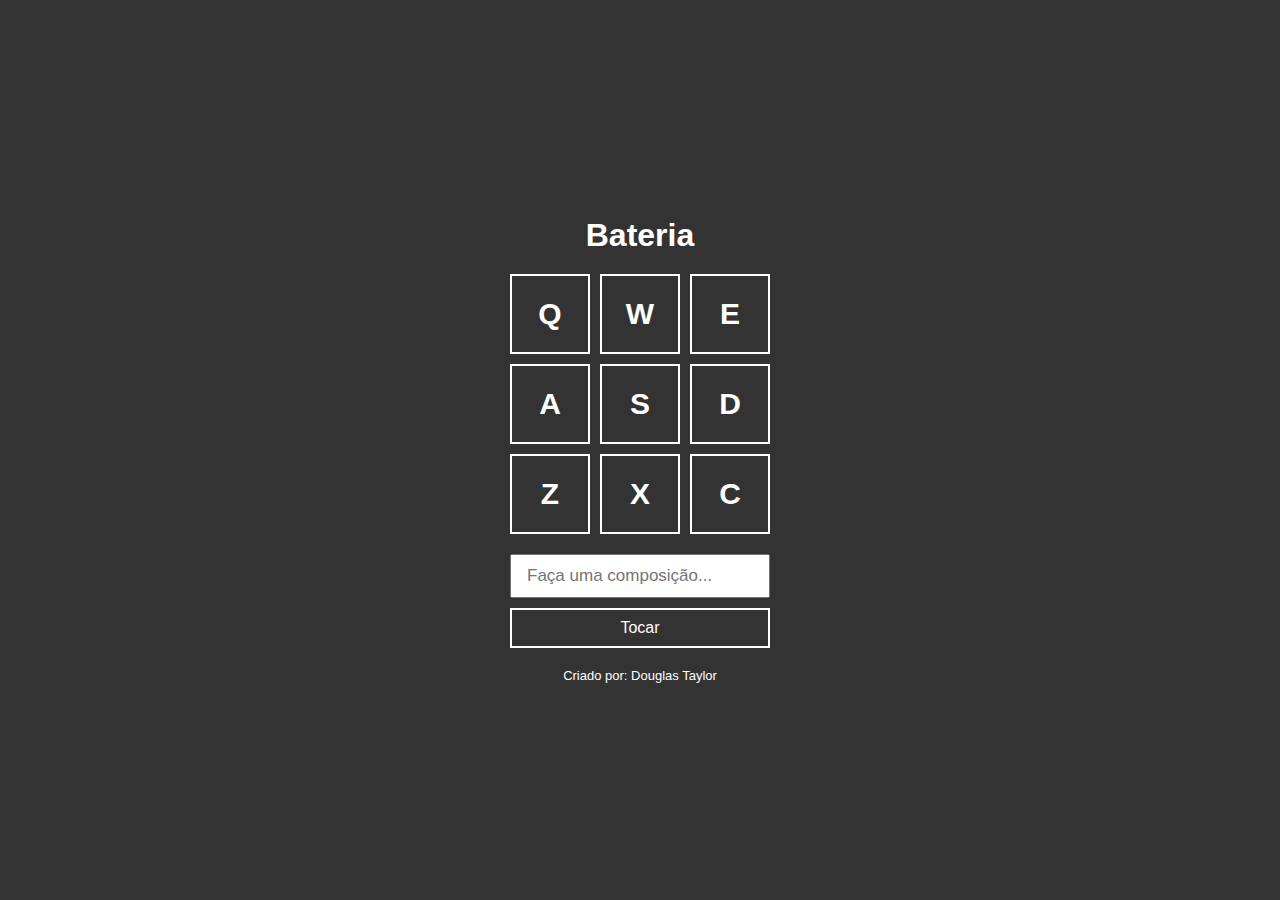
<file: Projetos HTML-CSS-JS/bateria/index.html>
<!DOCTYPE html>
<html lang="pt">
<head>
    <meta charset="UTF-8">
    <meta http-equiv="X-UA-Compatible" content="IE=edge">
    <meta name="viewport" content="width=device-width, initial-scale=1.0">
    <title>Bateria</title>
    <link rel="stylesheet" href="style.css" />
</head>
<body>
    <h1>Bateria</h1>

    <div class="keys">
        <div data-key="keyq" class="key">Q</div>
        <div data-key="keyw" class="key">W</div>
        <div data-key="keye" class="key">E</div>

        <div data-key="keya" class="key">A</div>
        <div data-key="keys" class="key">S</div>
        <div data-key="keyd" class="key">D</div>

        <div data-key="keyz" class="key">Z</div>
        <div data-key="keyx" class="key">X</div>
        <div data-key="keyc" class="key">C</div>
    </div>
    <div class="composer">
        <input type="text" id="input" placeholder="Faça uma composição..." />
        <button>Tocar</button>
    </div>

    <footer>Criado por: Douglas Taylor</footer>

    <audio id="s_keyq" src="sounds/keyq.wav"></audio>
    <audio id="s_keyw" src="sounds/keyw.wav"></audio>
    <audio id="s_keye" src="sounds/keye.wav"></audio>
    <audio id="s_keya" src="sounds/keya.wav"></audio>
    <audio id="s_keys" src="sounds/keys.wav"></audio>
    <audio id="s_keyd" src="sounds/keyd.wav"></audio>
    <audio id="s_keyz" src="sounds/keyz.wav"></audio>
    <audio id="s_keyx" src="sounds/keyx.wav"></audio>
    <audio id="s_keyc" src="sounds/keyc.wav"></audio>
    
    <script src="script.js"></script>
</body>
</html>
</file>
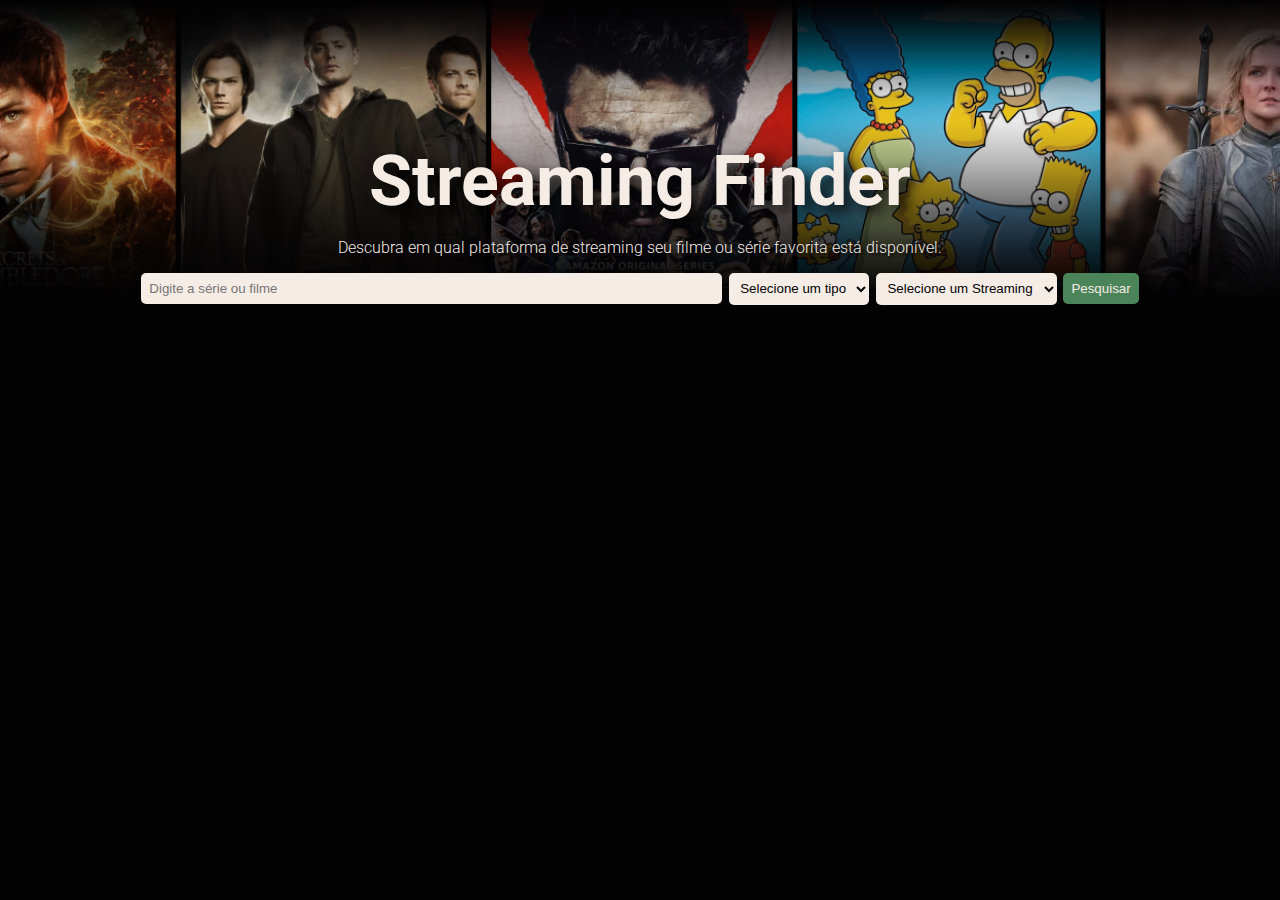
<file: Projetos HTML-CSS-JS/busca-filmes-e-series/index.html>
<!DOCTYPE html>
<html lang="pt-BR">
<head>
    <meta charset="UTF-8">
    <meta name="viewport" content="width=device-width, initial-scale=1.0">
    <title>Streaming Finder</title>
    <link rel="stylesheet" href="assets/style.css">
    <link rel="shortcut icon" type="image/png" href="./img/favicon.png"/>
</head>
<body>
    <main class="principal">
        <section class="container__titulo">
            <h1>Streaming Finder</h1>
        </section>
        <section class="container__descricao">
            <div id="container__descricao-paragrafo">
            <p>Descubra em qual plataforma de streaming seu filme ou série favorita está disponível.</p>
            </div>
        </section>
        <section class="container__pesquisa">
            <div class="container__pesquisa-input">
                <input class="search-option" type="text" id="searchInput" autocomplete="off" placeholder="Digite a série ou filme">
                
                <div class="container__pesquisa-select">
                    <div class="container__pesquisa-tipo">
                        <select class="search-option-select" id="typeSelect">
                            <option value="all">Selecione um tipo</option>
                            <option value="movie">Filme</option>
                            <option value="series">Série</option>
                        </select>
                    </div>
                </div>
                
                <div class="container__pesquisa-streaming">
                    <select class="search-option-select" id="streamingSelect">
                        <option value="netflix,prime.subscription,hbo,hulu.addon.hbo,prime.addon.hbomaxus,apple.addon">Selecione um Streaming</option>
                        <option value="netflix">Netflix</option>
                        <option value="prime.subscription">Amazon Prime</option>
                        <option value="hbo,hulu.addon.hbo,prime.addon.hbomaxus">Max</option>
                        <option value="apple.addon">Apple TV</option>
                    </select>
                </div>
                <button class="button-search" onclick="search()">Pesquisar</button>
            </div>
        </section>
        
        <div id="results"></div>

        <div id="modal" class="modal">
            <div class="modal-content" id="modalContent">
            </div>
        </div>
    </main>
    <script src="app/script.js"></script>
</body>
</html>
</file>
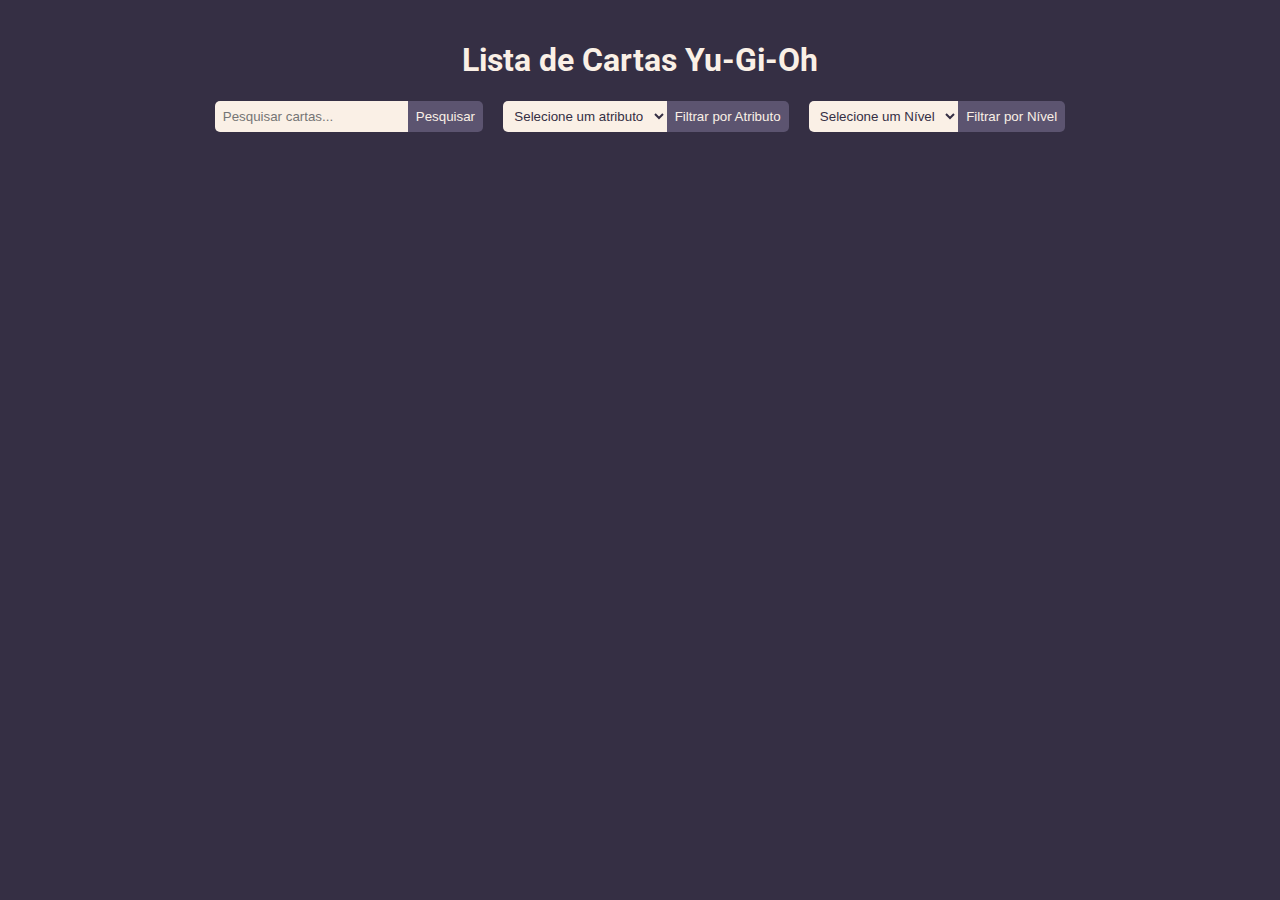
<file: Projetos HTML-CSS-JS/cartas-yugioh/index.html>
<!DOCTYPE html>
<html lang="pt-br">
<head>
    <meta charset="UTF-8">
    <meta name="viewport" content="width=device-width, initial-scale=1.0">
    <title>Lista de Cartas Yu-Gi-Oh</title>
    <link rel="stylesheet" href="styles.css">
    <script src="script.js" defer></script>
</head>
<body>
    <h1>Lista de Cartas Yu-Gi-Oh</h1>
    <section class="container__pesquisa">
        <div class="container__pesquisa-nome">
            <input class="search-option" type="search" id="searchInput" placeholder="Pesquisar cartas...">
            <button class="button-search" id="searchButton">Pesquisar</button>
        </div>
        <div class="container__pesquisa-atributo">
            <select class="search-option-select" id="attributeFilter">
                <option value="">Selecione um atributo</option>
                <option value="earth">Terra</option>
                <option value="water">Água</option>
                <option value="fire">Fogo</option>
                <option value="wind">Vento</option>
                <option value="light">Luz</option>
                <option value="dark">Trevas</option>
                <option value="divine">Divino</option>
            </select>
            <button class="button-search" id="filterByAttribute">Filtrar por Atributo</button>
        </div>
        <div class="container__pesquisa-nivel">
            <select class="search-option-select search__level-filter" id="levelFilter">
                <option value="">Selecione um Nível</option>
                <option value="1">01</option>
                <option value="2">02</option>
                <option value="3">03</option>
                <option value="4">04</option>
                <option value="5">05</option>
                <option value="6">06</option>
                <option value="7">07</option>
                <option value="8">08</option>
                <option value="9">09</option>
                <option value="10">10</option>
                <option value="11">11</option>
                <option value="12">12</option>
            </select>
            <button class="button-search" id="filterByLevel">Filtrar por Nível</button>

        </div>
    </section>
    <section class="container__cards">
        <div class="cards-view" id="cardList"></div>
    </section>

</body>
</html>
</file>
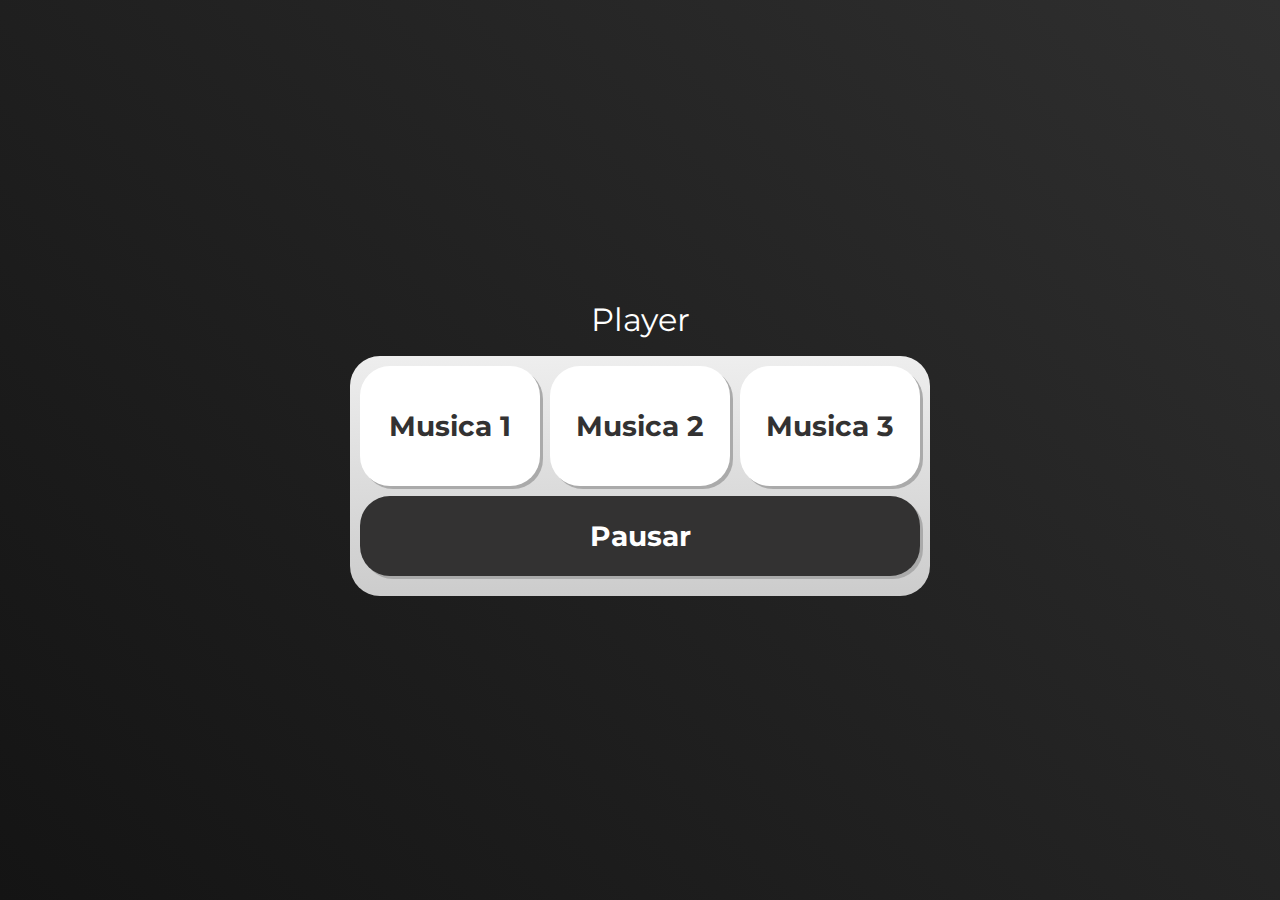
<file: Projetos HTML-CSS-JS/d-player/index.html>
<!DOCTYPE html>
<html lang="pt-BR">
<head>
    <meta charset="UTF-8">
    <meta http-equiv="X-UA-Compatible" content="IE=edge">
    <meta name="viewport" content="width=device-width, initial-scale=1.0">

    <title>Player</title>

    <link rel="preconnect" href="https://fonts.googleapis.com">
    <link rel="preconnect" href="https://fonts.gstatic.com" crossorigin>
    <link href="https://fonts.googleapis.com/css2?family=Montserrat:wght@500;600&display=swap" rel="stylesheet">

    <link rel="icon" type="image/png" href="images/bateria.png">
    <link rel="stylesheet" href="css/reset.css">
    <link rel="stylesheet" href="css/estilos.css">
    

</head>
<body>

    <h1>Player</h1>

    <section class="teclado">
        <button class="tecla tecla_drama">Musica 1</button>
        <button class="tecla tecla_historia">Musica 2</button>
        <button class="tecla tecla_rebeldia">Musica 3</button>

       <button class="tecla_pause" onclick="pausaSom()">Pausar</button>
         <!-- <button class="tecla tecla_splash">Splash</button>
        <button class="tecla tecla_toim">Toim</button>

        <button class="tecla tecla_psh">Psh</button>
        <button class="tecla tecla_tic">Tic</button>
        <button class="tecla tecla_tom">Tom</button> -->
    </section>

    <audio src="sounds/drama.mp3" id="som_tecla_drama"></audio>
    <audio src="sounds/historia.mp3" id="som_tecla_historia"></audio>
    <audio src="sounds/rebelde.mp3" id="som_tecla_rebeldia"></audio>
    <!-- <audio src="sounds/keya.wav" id="som_tecla_puff"></audio>
    <audio src="sounds/keys.wav" id="som_tecla_splash"></audio>
    <audio src="sounds/keyd.wav" id="som_tecla_toim"></audio>
    <audio src="sounds/keyz.wav" id="som_tecla_psh"></audio>
    <audio src="sounds/keyx.wav" id="som_tecla_tic"></audio>
    <audio src="sounds/keyc.wav" id="som_tecla_tom"></audio> -->

    <script src="scripts/main.js"></script>
</body>
</html>
</file>
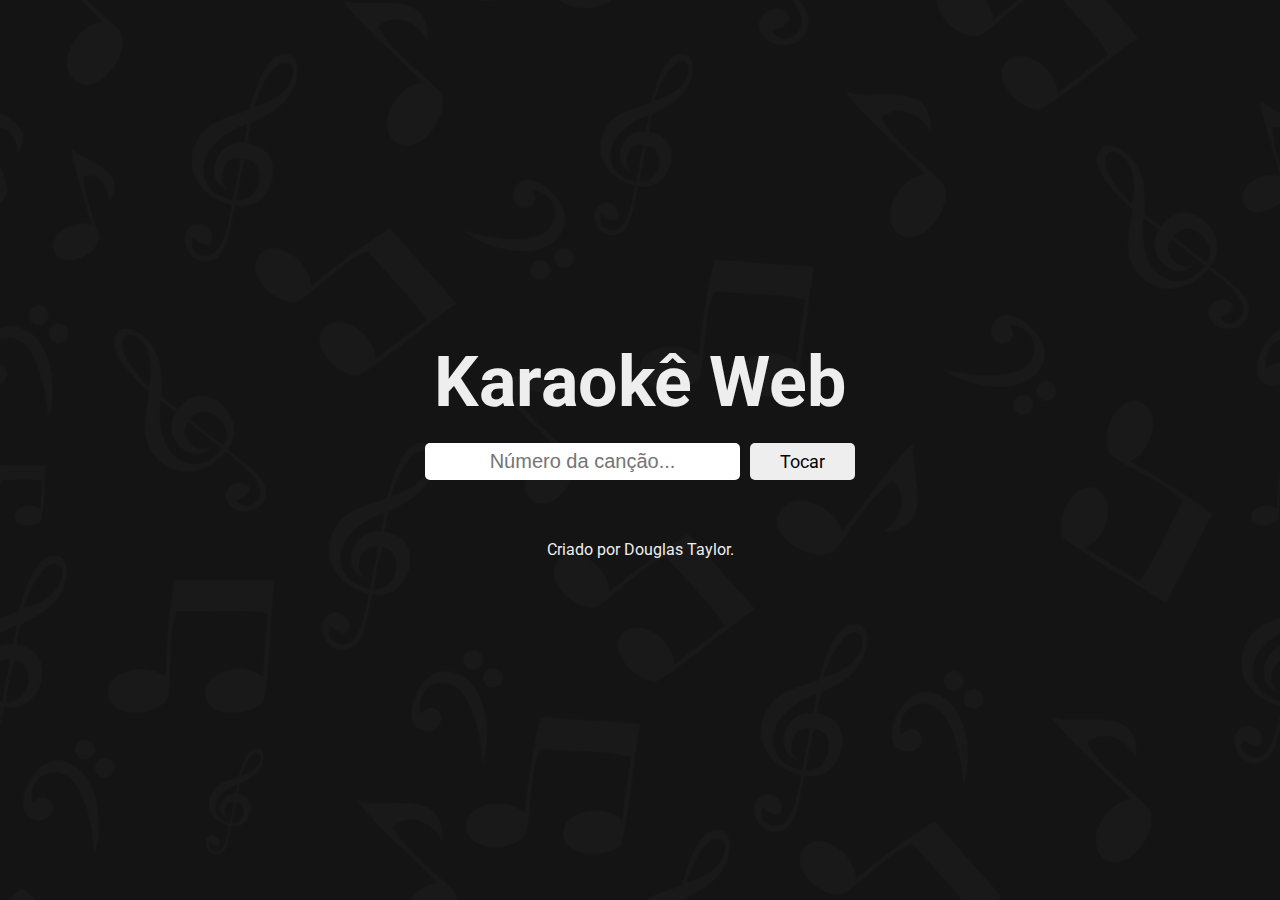
<file: Projetos HTML-CSS-JS/karaoke-web/index.html>
<!DOCTYPE html>
<html lang="pt-br">
<head>
    <meta charset="UTF-8">
    <meta name="viewport" content="width=device-width, initial-scale=1.0">
    <title>Karaokê</title>
    <link rel="stylesheet" href="style.css">
</head>
<body>
    <h1>Karaokê Web</h1>

    <div class="busca">
        <input type="text" id="nomeVideo" placeholder="Número da canção...">
        <button onclick="buscarVideo()">Tocar</button>
    </div>
    <div id="containerVideo">
        <video id="meuVideo" controls></video>
    </div>
    <div class="error"></div>
    <div class="modal">
        <div class="modal-content"></div>
    </div>
    <footer>Criado por Douglas Taylor.</footer>
    <script src="script.js"></script>
</body>
</html>
</file>
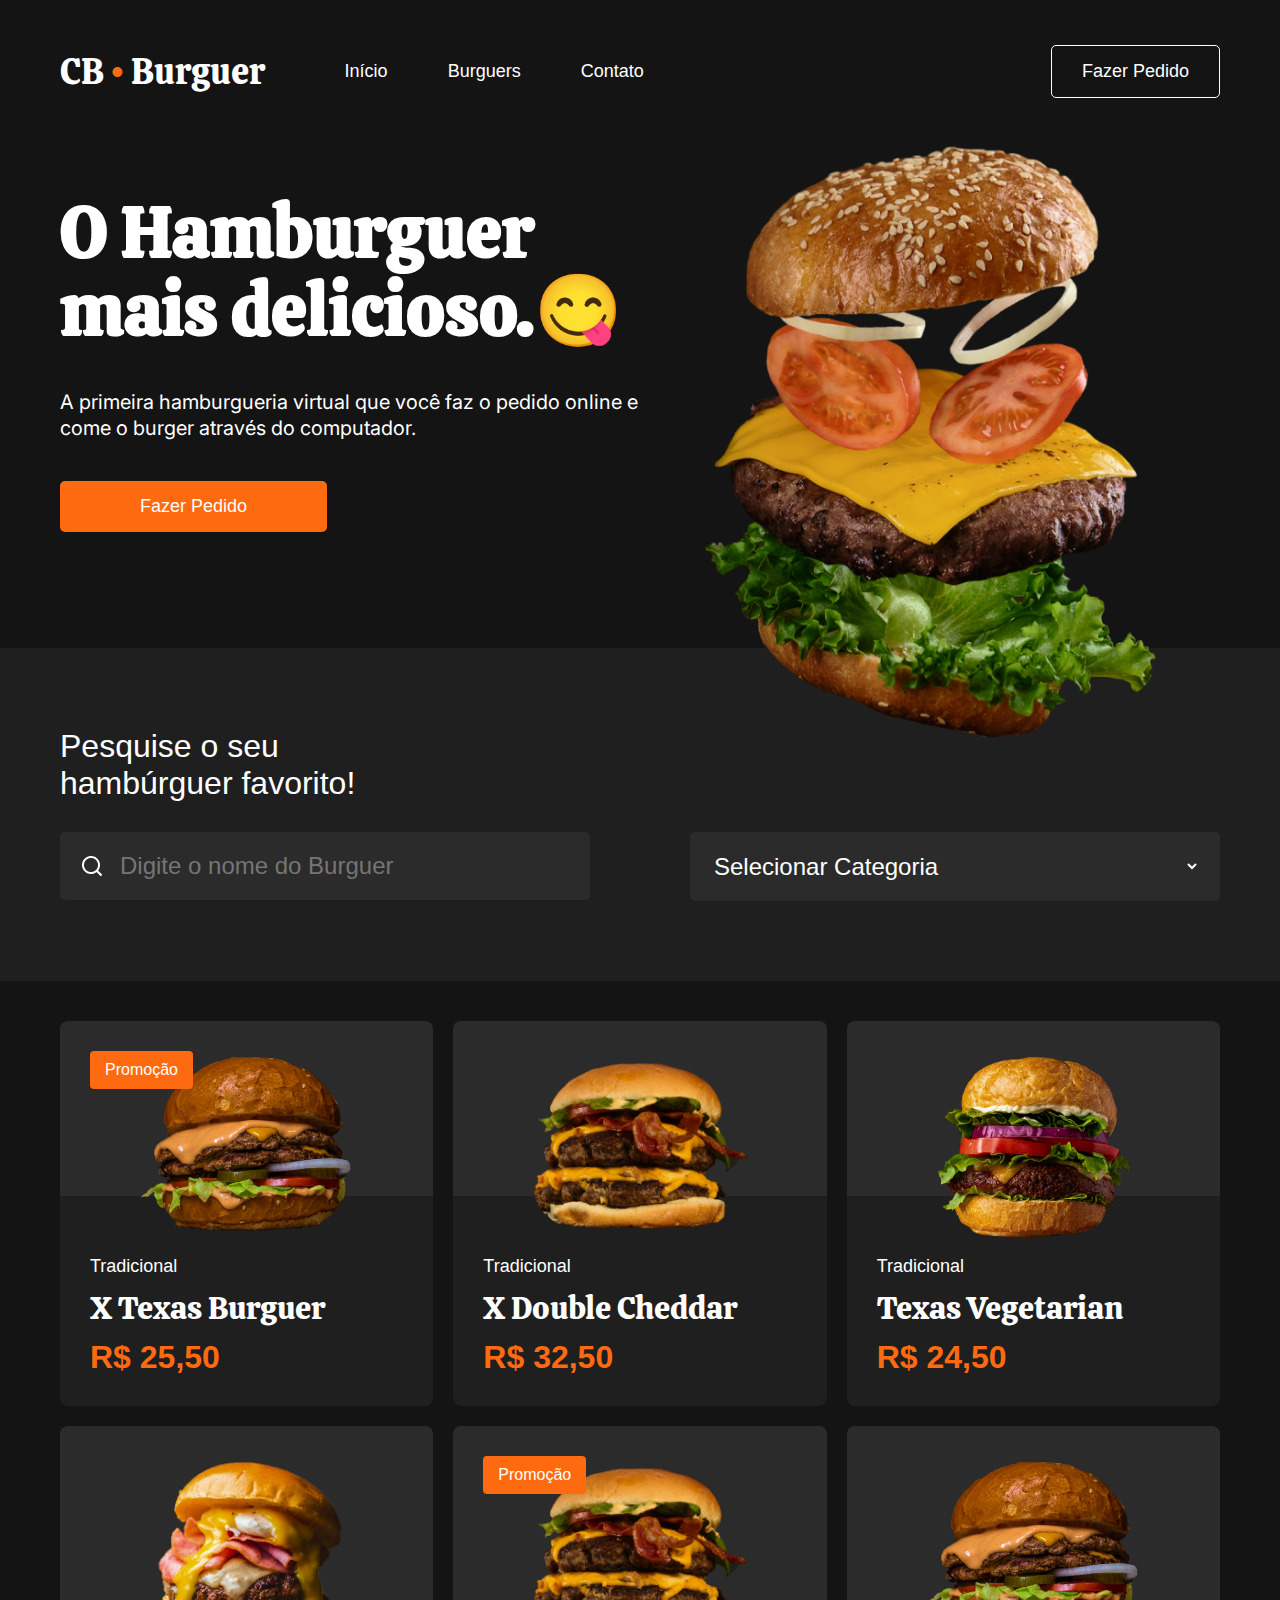
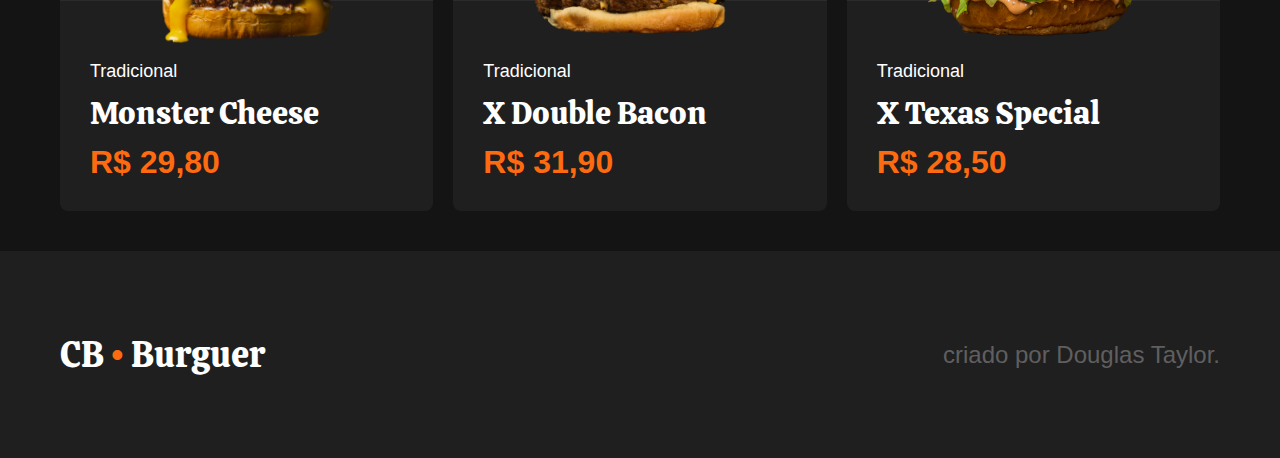
<file: Projetos HTML-CSS-JS/lp-burguer/index.html>
<!DOCTYPE html>
<html lang="pt-br">
<head>
    <meta charset="UTF-8">
    <meta name="viewport" content="width=device-width, initial-scale=1.0">
    <title>CyberBurguer</title>
    <link rel="stylesheet" href="./assets/style.css"/>
</head>
<body>
    <header>
        <div class="container">
            <div class="logo">
                <a href="#">CB <span>•</span> Burguer</a>
            </div>
            <nav>
                <ul class="leftside">
                    <li><a href="#">Início</a></li>
                    <li><a href="#">Burguers</a></li>
                    <li><a href="#">Contato</a></li>
                </ul>
                <div class="rightside">
                    <a href="" class="button"> Fazer Pedido</a>
                </div>
            </nav>
            <div class="menu">
                <div class="menu-icon">
                    <div></div>
                    <div></div>
                    <div></div>
                </div>
            </div>
        </div>
    </header>
    <section class="hero">
        <div class="container">
            <div class="leftside">
                <h1>O Hamburguer mais delicioso.😋</h1>
                <p>A primeira hamburgueria virtual que você faz o pedido online e come o burger através do computador.</p>
                <a href="#" class="button">Fazer Pedido</a>
            </div>
            <div class="rightside">
                <img src="assets/heroBurger.png" alt="Hamburguer"/>
            </div>
        </div>
    </section>
    <section class="search">
        <div class="container">
            <div class="title"><p>Pesquise o seu<br/>hambúrguer favorito!</p></div>
            <div class="sides">
                <div class="leftside">
                    <input type="search" placeholder="Digite o nome do Burguer">
                </div>
                <div class="rightside">
                    <select>
                        <option value="">Selecionar Categoria</option> 
                        <option value="burguers">Burguers</option>
                        <option value="pizza">Pizza</option>
                        <option value="kids">Kids</option>
                    </select>
                </div>
            </div>
        </div>
    </section>
    <main>
        <div class="container">
            <div class="products-grid">
                <a href="#" class="product-item">
                    <div class="warning">Promoção</div>
                    <div class="photo">
                        <img src="assets/burgers/burger1.png" alt="" />
                    </div>
                    <div class="info">
                        <div class="product-category">Tradicional</div>
                        <div class="product-name">X Texas Burguer</div>
                        <div class="product-price">R$ 25,50</div>
                    </div>
                </a>
                <a href="#" class="product-item">
                    <div class="photo">
                        <img src="assets/burgers/burger2.png" alt="" />
                    </div>
                    <div class="info">
                        <div class="product-category">Tradicional</div>
                        <div class="product-name"> X Double Cheddar</div>
                        <div class="product-price">R$ 32,50</div>
                    </div>
                </a>
                <a href="#" class="product-item">
                    <div class="photo">
                        <img src="assets/burgers/burger3.png" alt="" />
                    </div>
                    <div class="info">
                        <div class="product-category">Tradicional</div>
                        <div class="product-name">Texas Vegetarian</div>
                        <div class="product-price">R$ 24,50</div>
                    </div>
                </a>
                <a href="#" class="product-item">
                    <div class="photo">
                        <img src="assets/burgers/burger4.png" alt="" />
                    </div>
                    <div class="info">
                        <div class="product-category">Tradicional</div>
                        <div class="product-name">Monster Cheese</div>
                        <div class="product-price">R$ 29,80</div>
                    </div>
                </a>
                <a href="#" class="product-item">
                    <div class="warning">Promoção</div>
                    <div class="photo">
                        <img src="assets/burgers/burger2.png" alt="" />
                    </div>
                    <div class="info">
                        <div class="product-category">Tradicional</div>
                        <div class="product-name">X Double Bacon</div>
                        <div class="product-price">R$ 31,90</div>
                    </div>
                </a>
                <a href="#" class="product-item">
                    <div class="photo">
                        <img src="assets/burgers/burger1.png" alt="" />
                    </div>
                    <div class="info">
                        <div class="product-category">Tradicional</div>
                        <div class="product-name">X Texas Special</div>
                        <div class="product-price">R$ 28,50</div>
                    </div>
                </a>
            </div>
        </div>
    </main>
    <footer>
        <div class="container">
            <div class="logo">
                <a href="#">CB <span>•</span> Burguer</a>
            </div>
            <div class="copyrights">criado por <a href="#">Douglas Taylor.</a></div>
        </div>
    </footer>
</body>
</html>
</file>
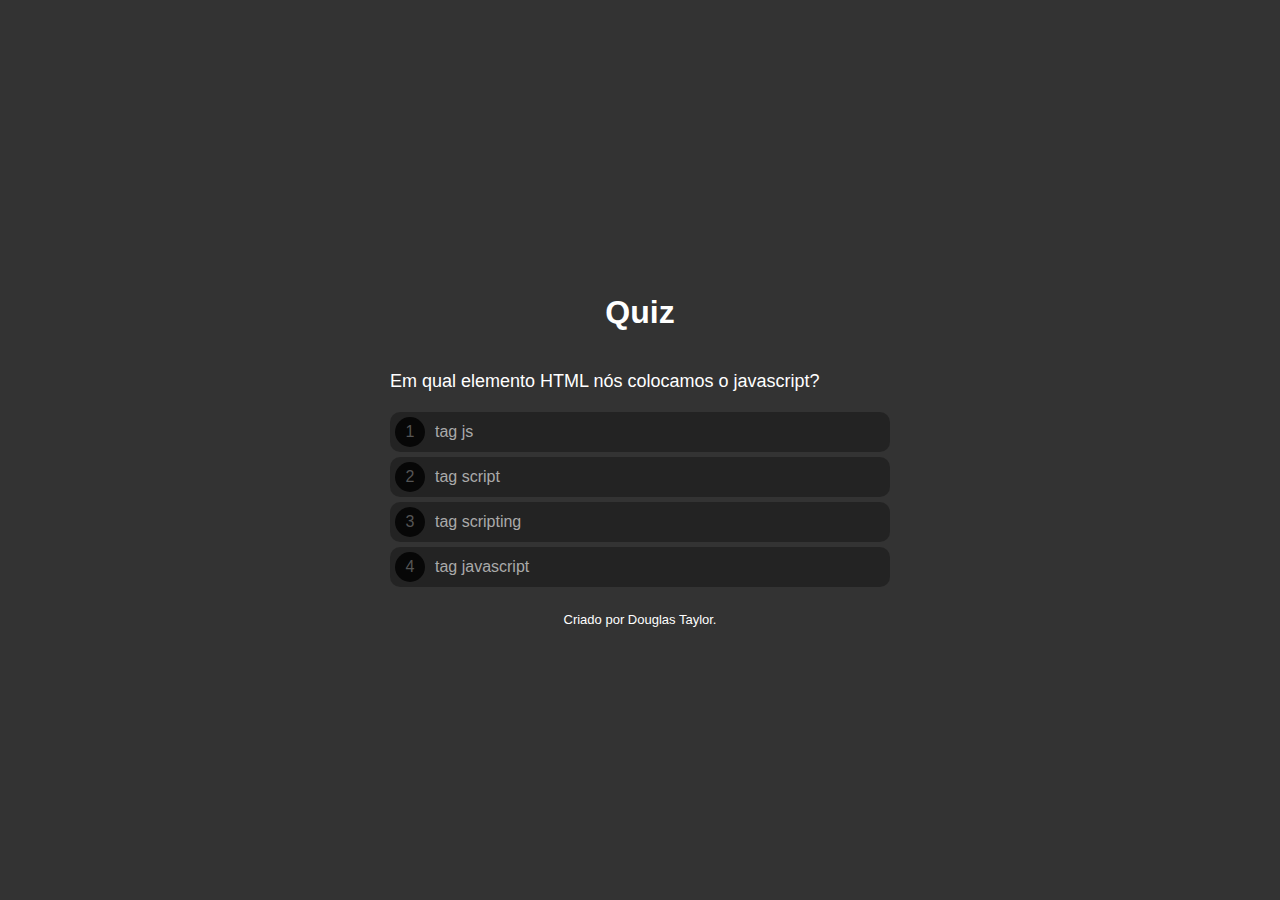
<file: Projetos HTML-CSS-JS/quiz/index.html>
<!DOCTYPE html>
<html lang="pt">
<head>
    <meta charset="UTF-8">
    <meta http-equiv="X-UA-Compatible" content="IE=edge">
    <meta name="viewport" content="width=device-width, initial-scale=1.0">
    <title>Quiz</title>
    <link rel="stylesheet" href="style.css" />
</head>
<body>
    <div class="progress">
        <div class="progress--bar"></div>
    </div>

    <h1>Quiz</h1>

    <div class="questionArea">
        <div class="question">...</div>
        <div class="options">
            
        </div>
    </div>

    <div class="scoreArea">
        <img src="prize.png" class="prizeImage" />
        <div class="scoreText1">Parabéns!</div>
        <div class="scorePct">Acertou 99%</div>
        <div class="scoreText2">Você respondeu 9 questões e acertou 8.</div>
        <button>Fazer novamente</button>
    </div>

    <footer>Criado por Douglas Taylor.</footer>

    <script src="questions.js"></script>
    <script src="script.js"></script>
</body>
</html>
</file>
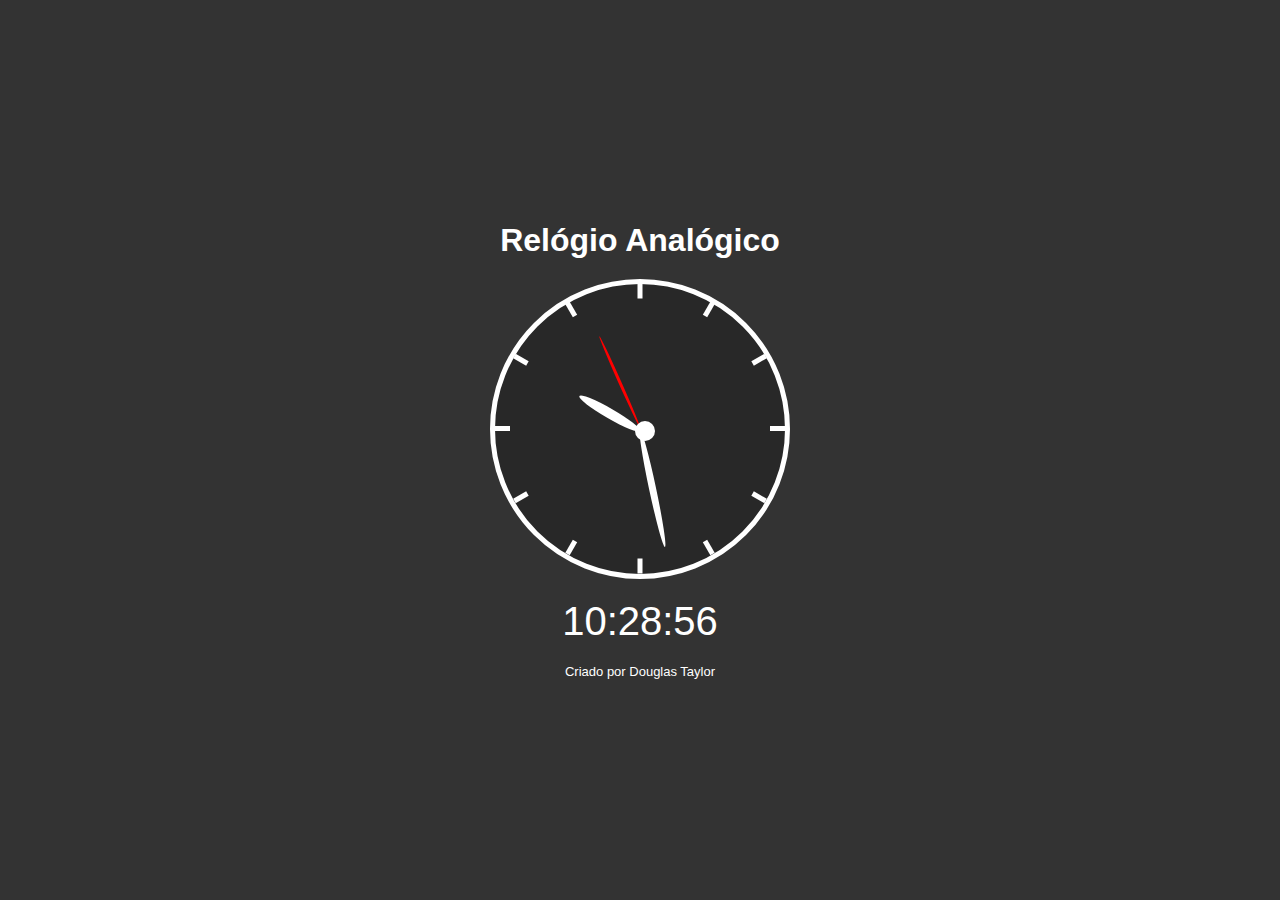
<file: Projetos HTML-CSS-JS/relogio/index.html>
<!DOCTYPE html>
<html lang="pt">
<head>
    <meta charset="UTF-8">
    <meta http-equiv="X-UA-Compatible" content="IE=edge">
    <meta name="viewport" content="width=device-width, initial-scale=1.0">
    <title>Relógio Analógico</title>
    <link rel="stylesheet" href="style.css" />
</head>
<body>
    <h1>Relógio Analógico</h1>

    <div class="relogio">
        <div class="riscos">
            <div class="risco" style="transform: rotate(0deg)"><div class="ponto"></div></div>
            <div class="risco" style="transform: rotate(30deg)"><div class="ponto"></div></div>
            <div class="risco" style="transform: rotate(60deg)"><div class="ponto"></div></div>
            <div class="risco" style="transform: rotate(90deg)"><div class="ponto"></div></div>
            <div class="risco" style="transform: rotate(120deg)"><div class="ponto"></div></div>
            <div class="risco" style="transform: rotate(150deg)"><div class="ponto"></div></div>
            <div class="risco" style="transform: rotate(180deg)"><div class="ponto"></div></div>
            <div class="risco" style="transform: rotate(210deg)"><div class="ponto"></div></div>
            <div class="risco" style="transform: rotate(240deg)"><div class="ponto"></div></div>
            <div class="risco" style="transform: rotate(270deg)"><div class="ponto"></div></div>
            <div class="risco" style="transform: rotate(300deg)"><div class="ponto"></div></div>
            <div class="risco" style="transform: rotate(330deg)"><div class="ponto"></div></div>
        </div>
        <div class="ponteiros">
            <div class="p p_s"></div>
            <div class="p p_m"></div>
            <div class="p p_h"></div>
            <div class="encaixe"></div>
        </div>
    </div>
    <div class="digital">--:--:--</div>

    <footer>Criado por Douglas Taylor</footer>

    <script src="script.js"></script>
</body>
</html>
</file>
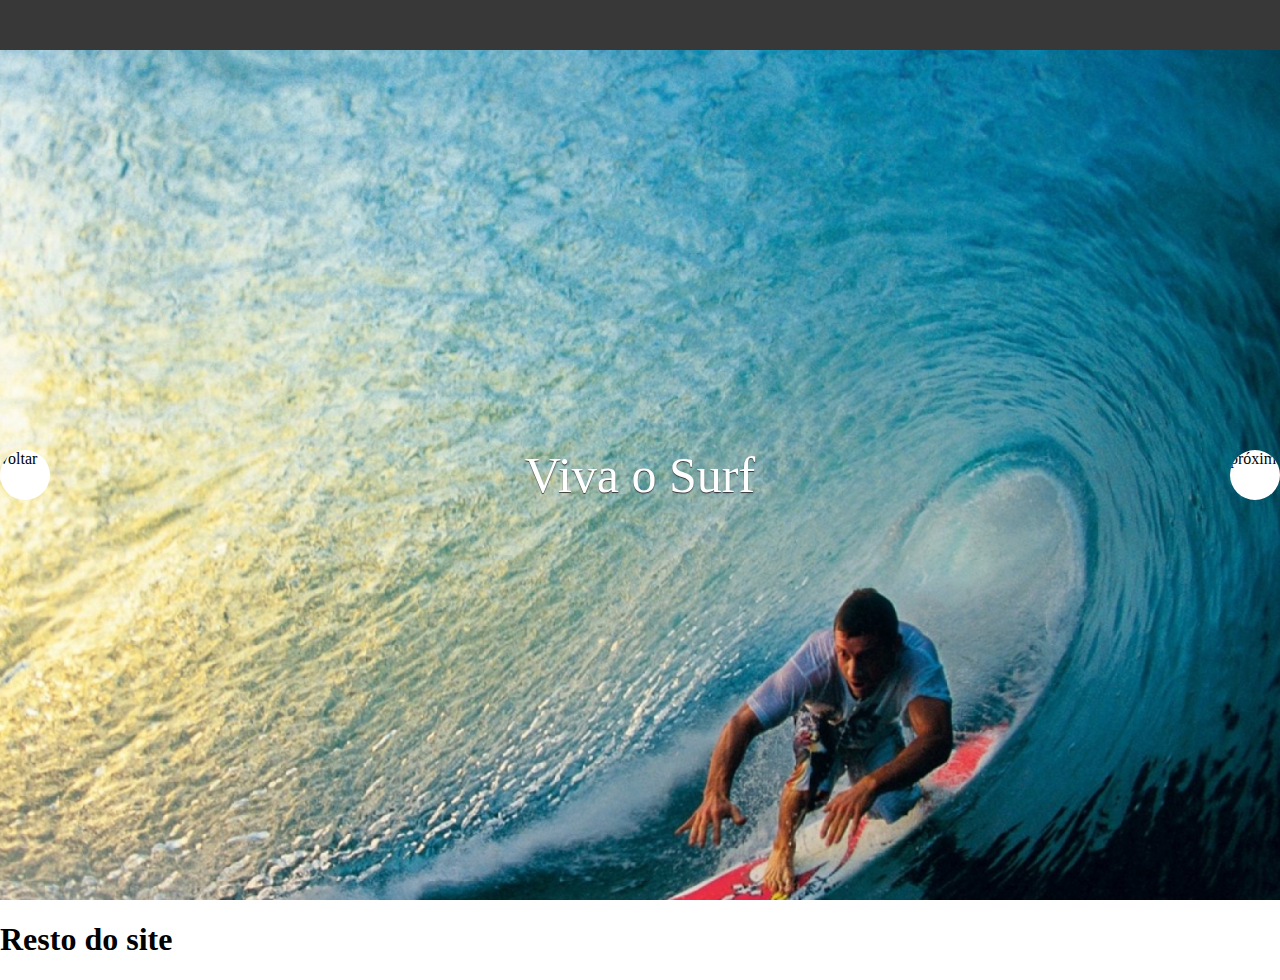
<file: Projetos HTML-CSS-JS/slideshow/index.html>
<!DOCTYPE html>
<html lang="pt-BR">
<head>
    <meta charset="UTF-8">
    <meta name="viewport" content="width=device-width, initial-scale=1.0">
    <title>Slideshow</title>
    <link rel="stylesheet" href="style.css" />
</head>
<body>
    <header>
        <div class="header"></div>
        <div class="slider">
            <div class="slider--controls">
                <div class="slider--control" onclick="goPrev()">voltar</div>
                <div class="slider--control" onclick="goNext()">próxima</div>
            </div>
            <div class="slider--width">
                <div class="slider--item" style="background-image: url('images/1.jpg');">
                    Viva o Surf
                </div>
                <div class="slider--item" style="background-image: url('images/2.jpg');">
                    Aproveite a Prancha
                </div>
                <div class="slider--item" style="background-image: url('images/3.jpg');">
                    Pegue Onda
                </div>
            </div>
        </div>
    </header>
    <section>
        <h1>Resto do site</h1>
    </section>

    <script src="script.js"></script>
</body>
</html>
</file>
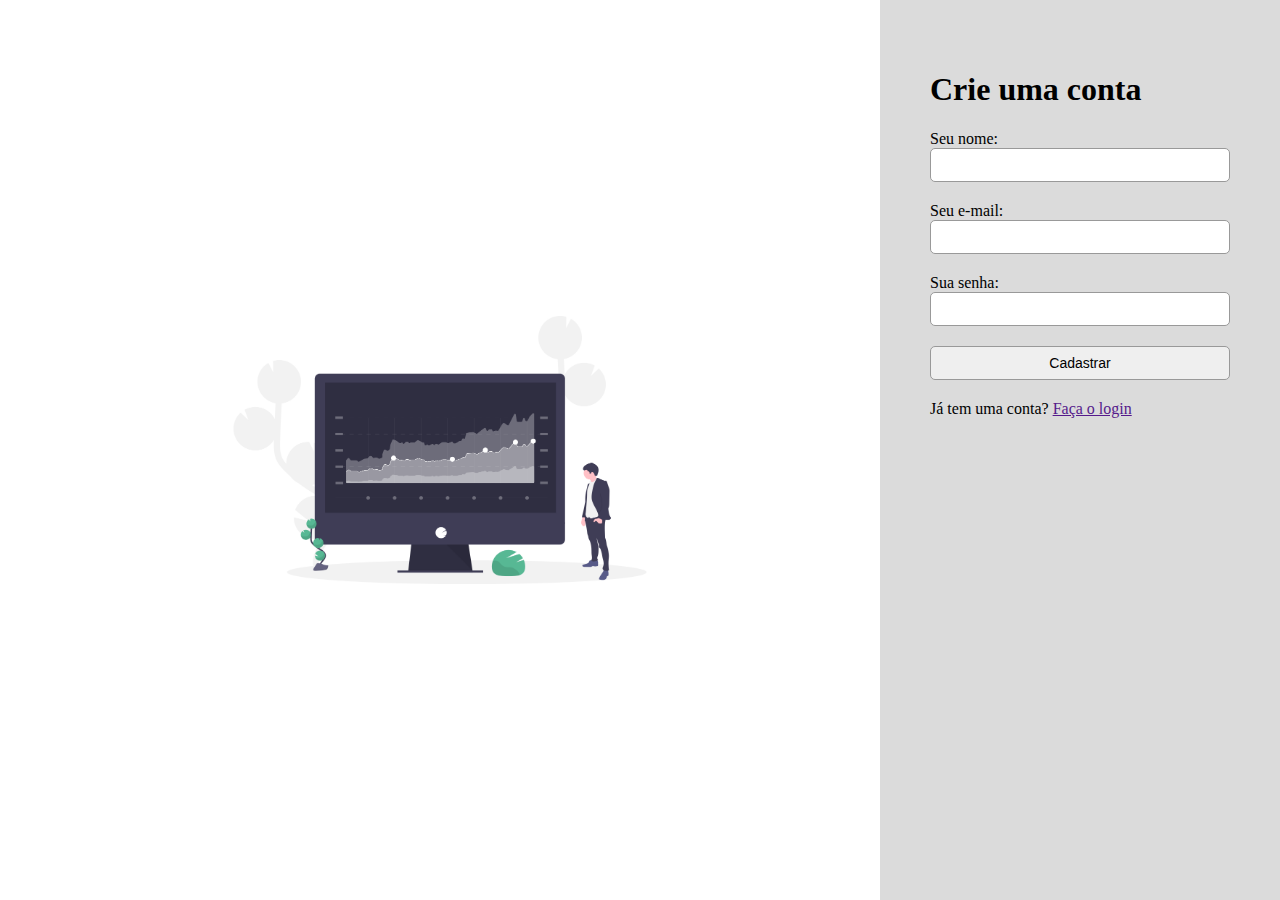
<file: Projetos HTML-CSS-JS/Validador de formulário/index.html>
<!DOCTYPE html>
<html lang="en">
<head>
  <meta charset="UTF-8">
  <meta name="viewport" content="width=device-width, initial-scale=1.0">
  <title>Validador d Formulário</title>
  <link rel="stylesheet" href="style.css">
</head>
<body>
  <div class="screen">
    <div class="leftside">
      <img src="images/financial_data.png">
    </div>
    <div class="rightside">
      <h1>Crie uma conta</h1>

      <form method="POST" class="validator">
        <label>
          Seu nome:<br/>
          <input type="text" name="name" data-rules="required|min=2">
        </label>
        <label>
          Seu e-mail:<br/>
          <input type="text" name="email" data-rules="required|email">
        </label>
        <label>
          Sua senha:<br/>
          <input type="password" name="password" data-rules="min=4">
        </label>
        <label>
          <input type="submit" value="Cadastrar">
        </label>
      </form>

      <div>
        <p>Já tem uma conta? <a href="">Faça o login</a></p>
      </div>
    </div>
  </div>



  <script src="script.js"></script>
</body>
</html>
</file>
<file: Projetos HTML-CSS-JS/bateria/style.css>
* {
    margin: 0;
    padding: 0;
    box-sizing: border-box;
}
body {
    display: flex;
    min-height: 100vh;
    justify-content: center;
    align-items: center;
    flex-direction: column;
    background-color: #333;
    font-family: Arial, Helvetica, sans-serif;
}

h1 {
    color: #FFF;
    margin-bottom: 20px;
}
.keys {
    display: grid;
    grid-template-columns: repeat(3, 1fr);
    gap: 10px;
}
.key {
    width: 80px;
    height: 80px;
    border: 2px solid #FFF;
    color: #FFF;
    display: flex;
    justify-content: center;
    align-items: center;
    font-size: 30px;
    font-weight: bold;
}
.key.active {
    border: 2px solid #FF0;
    color: #FF0;
}

.composer {
    width: 260px;
    margin-top: 20px;
}
.composer #input {
    width: 100%;
    outline: none;
    font-size: 17px;
    padding: 10px 15px;
}
.composer button {
    width: 100%;
    height: 40px;
    background: none;
    border: 2px solid #FFF;
    color: #FFF;
    font-size: 16px;
    margin-top: 10px;
    cursor: pointer;
}
.composer button:hover {
    background-color: rgba(0, 0, 0, 0.2);
}

footer {
    margin-top: 20px;
    color: #FFF;
    font-size: 13px;
}
</file>
<file: Projetos HTML-CSS-JS/busca-filmes-e-series/assets/style.css>
@import url('https://fonts.googleapis.com/css2?family=Roboto:ital,wght@0,100;0,300;0,400;0,500;0,700;0,900;1,100;1,300;1,400;1,500;1,700;1,900&display=swap');

:root {

    /* CORES ANTIGAS
    --cor-fundo: #352F44;
    --cor-primaria: #FAF0E6;
    --cor-secundaria: #5C5470;
    --cor-hover: #B9B4C7;
    --fonte-principal: "Roboto", sans-serif;
    --cor-link:#7c65b6; */

    --cor-fundo: #030203;
    --cor-primaria: #F5ECE6;
    --cor-secundaria: #4C845A;
    --cor-hover: #74BC99;
    --fonte-principal: "Roboto", sans-serif;
    --cor-link:#49527D;
    --cor-fundo-modal: #f5ece6ea;

}

body {
    margin: 0;
    font-family: "Roboto", sans-serif;
    background-color: var(--cor-fundo);
}

.principal {
    background-image: url("../img/banner.png");
    background-repeat: no-repeat;
    background-position: top;
    background-size: auto 300px;
}

.container__titulo {
    display: flex;
    justify-content: center;
    align-items: center;

}

.container__titulo h1 {
    font-size: 70px;
    text-align: center;
    color: var(--cor-primaria);
    margin: 2em 0 0 0;
    text-shadow: 0.1em 0.1em 0.2em #000000;
}

.container__descricao {
    display: flex;
    justify-content: center;
    align-items: center;
    margin: 0 auto;
    padding: 0px 5px 0px 5px;
    max-width: 1024px;
    color: var(--cor-primaria);
    font-weight: 300;
}

#container__descricao-paragrafo p {
    text-shadow: 0.1em 0.1em 0.2em #000000;
}

.container__pesquisa {
    display: flex;
    flex-direction: column;
    justify-content: center;
    align-items: center;
    gap: 20px;
}

.container__pesquisa-select {
    display: flex;
    flex-direction: row;
    justify-content: center;
    align-items: center;
}

.container__pesquisa-input {
    display: flex;
    flex-direction: row;
    justify-content: center;
    align-items: center;
    width: 100%;
    max-width: 1024px;
}

.search-option {
    margin-left: 1em;
    margin-right: 0.5em;
    flex-grow: 1;
    padding: 8px;
    border-radius: 5px;
    background-color: var(--cor-primaria);
    border: none;
    color: var(--cor-fundo);
}

.search-option-select {
    padding: 7.3px;
    border-radius: 5px;
    margin-right: 0.5em;
    background-color: var(--cor-primaria);
    border: none;
    color: var(--cor-fundo);
}

.search-option-select:focus {
    border-radius: 5px 5px 0px 0px;
}

/* alterar a cor do pesquisar preenchido */
input:-webkit-autofill,
textarea:-webkit-autofill,
select:-webkit-autofill {
    -webkit-text-fill-color: var(--cor-fundo);
    -webkit-box-shadow: 0 0 0px 1000px var(--cor-primaria) inset;
}

.button-search {
    padding: 8px;
    border-radius: 5px;
    background-color: var(--cor-secundaria);
    color: var(--cor-primaria);
    border: none;
    margin-right: 1em;
}

.button-search:hover {
    background-color: var(--cor-hover);
    color: var(--cor-secundaria)
}

.button-search:active {
    background-color: gray;
    color: var(--cor-primaria);
}


#results {
    max-width: 1024px;
    margin: 0 auto;
    margin-top: 1.3em;
}

/* Estilo para o contêiner de resultados */
.grid-container {
    display: grid;
    padding-left: 50px;
    grid-template-columns: repeat(auto-fit, minmax(262px, 1fr)); /* Grade responsiva */
    gap: 10px; /* Espaçamento entre os itens */
}

/* Estilo para cada item na grade */
.grid-item {
    overflow: hidden; /* Evita que a imagem ultrapasse o contêiner */
}

/* Estilo para a imagem de capa */
.grid-item img {
    /*width: 100%;
    height: auto; */
    max-height: 375px;
    cursor: pointer; 
    transition: transform 0.3s ease; 
    border-radius: 10px;
}

/* Estilo para a imagem de capa ao passar sobre ela */
.grid-item img:hover {
    transform: scale(1.05); /* Aumenta ligeiramente a escala da imagem */
}

/* Estilo para o modal */
.modal {
    display: none; /* Inicia oculto */
    position: fixed;
    top: 0;
    left: 0;
    width: 100%;
    height: 100%;
    background-color: rgba(0, 0, 0, 0.5); /* Fundo semi-transparente */
    z-index: 9999; /* Garante que o modal fique acima de outros elementos */
    overflow: auto;
    padding-top: 60px; /* Espaçamento no topo para a barra de navegação */
}

/* Estilo para o conteúdo do modal */
.modal-content {
    text-decoration: none;
    border-radius: 15px;
    background-color: var(--cor-fundo-modal);
    color: var(--cor-fundo);
    margin: 10% auto; /* Centraliza vertical e horizontalmente */
    padding: 20px;
    border: 1px solid var(--cor-fundo-modal);
    width: 80%; /* Largura do conteúdo do modal */
    
}

.modal-content ul {
    list-style-type: none;
    margin-right: 30px;
}

.modal-content h2 {
    text-align: center;
}

.modal-content ul {
    border-radius: 5px;
}

.modal-content li {
    padding: 10px;
    background-color: #5c54706c;
}



.modal-content a {
    text-decoration: none;
    color: var(--cor-link);
}

.modal-content a:hover {
    color: var(--cor-fundo);
}

#gray-hover {
    background-color: #b9b4c765;
}

.border-up {
    border-radius: 5px 5px 0px 0px;
}

.border-bottom {
    border-radius: 0px 0px 5px 5px;
}

/* Estilo para o botão fechar do modal */
.close {
    color: #aaa;
    float: right;
    font-size: 28px;
    font-weight: bold;
}

.close:hover,
.close:focus {
    color: black;
    text-decoration: none;
    cursor: pointer;
}

@media (max-width: 671px) {

    h1 {
        padding: 0px 5px 0px 5px;
    }

    .container__titulo h1 {
        font-size: 35px;
    }

    .container__descricao {
        text-align: center;
    }

    .container__pesquisa-input {
        flex-direction: column;
        align-items: center;
    }

    .search-option {
        margin: 0 0px 10px 0px;
        width: 330px;

    }

    .search-option-select {
        width: 330px;
        margin: 0 0px 10px 0px;
    }

    .button-search {
        margin: 0 0px 10px 0px;
        width: 330px;
    }

}

/* @media (max-width: 768px) {
    .container__cards {
        grid-template-columns: repeat(auto-fit, minmax(200px, 1fr)); 
    }


}

@media (max-width: 574px) {
    .container__cards {
        display: flex;
        flex-direction: column;
        justify-content: center;
        align-items: center;
    }
}/*
</file>
<file: Projetos HTML-CSS-JS/cartas-yugioh/styles.css>
@import url('https://fonts.googleapis.com/css2?family=Roboto:wght@400;500;700&display=swap');

:root {
    --cor-fundo: #352F44;
    --cor-primaria: #FAF0E6;
    --cor-secundaria: #5C5470;
    --cor-hover: #B9B4C7;
    --fonte-principal: "Roboto", sans-serif;
}

body {
    font-family: Arial, sans-serif;
    margin: 0;
    padding: 20px;
    background-color: var(--cor-fundo);
    font-family: var(--fonte-principal);
}

h1 {
    text-align: center;
    color: var(--cor-primaria);
}

.container__pesquisa {
    display: flex;
    justify-content: center;
    gap: 20px;
    margin-bottom: 20px;

}

.search-option {
    padding: 8px;
    border-radius: 5px 0 0 5px;
    background-color: var(--cor-primaria);
    border: none;
    color: var(--cor-fundo);
}

.search-option-select {
    padding: 7.3px;
    border-radius: 5px 0 0 5px;
    background-color: var(--cor-primaria);
    border: none;
    color: var(--cor-fundo);
}

/* alterar a cor do pesquisar preenchido */
input:-webkit-autofill,
textarea:-webkit-autofill,
select:-webkit-autofill {
    -webkit-text-fill-color: var(--cor-fundo);
    -webkit-box-shadow: 0 0 0px 1000px var(--cor-primaria) inset;
}

.button-search {
    padding: 8px;
    margin-left: -4px;
    border-radius: 0 5px 5px 0;
    background-color: var(--cor-secundaria);
    color: var(--cor-primaria);
    border: none;
}

.button-search:hover {
    background-color: var(--cor-hover);
    color: var(--cor-secundaria)
}

.button-search:active {
    background-color: gray;
    color: var(--cor-primaria);
}


.container__cards {
    max-width: 1024px;
    margin: 0 auto;

}

.card {
    display: flex;
    flex-direction: column;
    justify-content: space-between;
    border-radius: 5px;
    padding: 10px;
    background-color: var(--cor-primaria);
    max-width: 350px;
    color: var(--cor-fundo) !important;
}

.card img {
    max-width: 100%;
}
.cards-view {
    display: grid;
    grid-template-rows: auto;
    grid-template-columns: repeat(auto-fit, minmax(250px, 1fr)); /* Três colunas com largura mínima de 250px */
    gap: 20px;
    justify-content: center;
}

.cards-view h2 {
    color: white;
}

@media (max-width: 916px) {

    .container__pesquisa {
        flex-direction: column;
        align-items: center;
    }

    #searchInput {
        padding-left: 29px;
        padding-right: 18px;
    }

    .search__level-filter{
        padding-left: 29px;
        padding-right: 18px;
    }
}

@media (max-width: 768px) {
    .container__cards {
        grid-template-columns: repeat(auto-fit, minmax(200px, 1fr)); 
    }


}

@media (max-width: 574px) {
    .container__cards {
        display: flex;
        flex-direction: column;
        justify-content: center;
        align-items: center;
    }
}
</file>
<file: Projetos HTML-CSS-JS/d-player/css/estilos.css>
:root {
  --cinza: #aaa;
  --vermelha: #e93d50;
  --vermelha-escura: #af303f;
  --branca: #fff;
  --luz: rgb(229, 255, 0);
}

body {
  align-items: center;
  background: linear-gradient(45deg, #141414 0%,#2f2f2f 100%);
  display: flex;
  justify-content: center;
  flex-direction: column;
  font-family: 'Montserrat', sans-serif;
  min-height: 100vh;
}

h1 {
  color: var(--branca);
  margin-bottom: 20px;
  font-size: 2rem;
}

.teclado {
  background: linear-gradient(to bottom, #eeeeee 0%,#cccccc 100%);
  /*box-shadow: 6px 8px 0 6px #666, 10px 10px 10px #000; */
  border-radius: 30px;
  display: grid;
  gap: 10px;
  grid-template-columns: repeat(3, auto);
  grid-template-rows: auto auto auto; /* Modifiquei a definição das linhas */
  justify-content: stretch;
  padding: 10px;
}


.tecla {
  background-color: var(--branca);
  border-radius: 30px;
  box-shadow: 3px 3px 0 var(--cinza);
  color: #333232;
  cursor: pointer;
  height: 120px;
  font-size: 1.75em;
  font-weight: bold;
  line-height: 120px;
  text-align: center;
  width: 180px;
  grid-row: 1;
}

.tecla.ativa,
.tecla:active {
  background-color: #141414;
  border: 4px solid  #141414;
  box-shadow: 3px 3px 0 black inset;
  color: var(--branca);
  outline: none;
}

.tecla.focus,
.tecla:focus {
  outline: none;
  box-shadow: 1px 1px 10px var(--luz);
}

.tecla.active:focus,
.tecla:active:focus {
  box-shadow: 3px 3px 0 black inset, 1px 1px 10px var(--luz);
}

.tecla_pause {
  background-color: #333232;
  border-radius: 30px;
  box-shadow: 3px 3px 0 var(--cinza);
  color: white;
  cursor: pointer;
  height: 80px;
  font-size: 1.75em;
  font-weight: bold;
  line-height: 80px;
  text-align: center;
  width: 100%;
  grid-row: 2;
  grid-column: 1 / span 3;

}

.tecla_pause:active {
  background-color: #141414;
  border: 4px solid  #141414;
  box-shadow: 3px 3px 0 black inset;
  color: var(--branca);
  outline: none;
}

.tecla_pause:focus {
  outline: none;
  box-shadow: 1px 1px 10px var(--luz);
}

.tecla_pause:active:focus {
  box-shadow: 3px 3px 0 black inset, 1px 1px 10px var(--luz);
}


@media (max-width: 600px) {
  
  .teclado {
    display: flex;
    flex-direction: column;
    
  }
}
</file>
<file: Projetos HTML-CSS-JS/karaoke-web/style.css>
@import url('https://fonts.googleapis.com/css2?family=Roboto:ital,wght@0,100;0,300;0,400;0,500;0,700;0,900;1,100;1,300;1,400;1,500;1,700;1,900&display=swap');

:root {
    --background-color: #151515;
    --font-color: #EEEEEE;
    --font-principal: "Roboto", sans-serif;
}

* {
    margin: 0;
}

body {
    min-height: 100vh;
    margin: 0;
    background-color: var(--background-color);
    display: flex;
    flex-direction: column;
    align-items: center;
    justify-content: center;
    color: var(--font-color);
    font-family: var(--font-principal)
}

body::before {
    content: "";
    position: absolute;
    inset: 0;
    background: url(background.jpg);
    background-size: cover;
    background-position: bottom;
    z-index: -1;
    opacity: 0.02;
}

body h1 {
    margin-bottom: 20px;
    font-size: 70px;
}

.busca {
    display: flex;
    align-items: center;
    justify-content: center;
    
}


.busca input, .busca button {
    border: 0;
    border-radius: 5px;
    outline: none;
}

.busca input {
    padding: 7px 25px;
    font-size: 20px;
    text-align: center;
}

.busca button {
    padding: 8px 30px;
    font-size: 18px;
    margin-left: 10px;
    font-family: var(--font-principal);
    background-color: var(--font-color);
}

.busca button:hover {
    opacity: 0.8;

}

.busca button:active {
    opacity: 0.6;

}

.error {
    margin: 30px 0;
    font-size: 30px;
}

#containerVideo {
    display: none;
    margin-top: 20px;
    width: 80%;
    height: 60%;
    max-width: 768px;
    max-height: 1024px;
}

#containerVideo video {
    border-radius: 10px;
}

#meuVideo {
    width: 100%;
    height: 100%;
}

.modal {
    display: flex;
    position: fixed;
    justify-content: center;
    align-items: center;
    margin: 0 auto;

}


.modal-content {
    display: none;
    justify-content: center;
    flex-direction: column;
    position: fixed;
    width: 80%;
    height: 90%;
    margin: 0 auto;
    background-color: rgba(0, 0, 0, 0.95);
    text-align: center;
}

.modal-content--titulo {
    font-size: 65px;
    margin-bottom: 20px;
}

.modal-content--pontos {
    font-size: 92px;
    font-weight: bold;
}
.modal-content--texto {
    font-size: 40px;
}

@media (max-width: 425px) {

    body h1 {
        font-size: 45px;
    }

    .busca {
        flex-direction: column;
        align-items: center;
    }

    .busca button {
        margin-top: 10px;
    }

    #containerVideo {
        width: 90%;
        
    }
}
</file>
<file: Projetos HTML-CSS-JS/lp-burguer/assets/style.css>
@import url('https://fonts.googleapis.com/css2?family=Calistoga&family=Inter:wght@100..900&display=swap');

* {
    margin: 0;
    padding: 0;
    list-style: none;
    box-sizing: border-box;
    font-family: Arial, Helvetica, sans-serif;
}

body {
    font-family: 'Inter';
    font-size: 18px;
    background-color: #141414;
    color: #FFF;

}

.container {
    width: 100%;
    margin: auto;
    max-width: 1200px;
    padding: 0 20px;
}

.logo a {
    font-family: 'Calistoga';
    font-size: 36px;
    color: #FFF;
    text-decoration: none;
}

.logo a span {
    color: #FE6A0F;
}

/* HEADER */

header .container {
    display: flex;
    align-items: center;
    padding-top: 45px;
    padding-bottom: 45px;
    gap: 50px;

}

header nav {
    flex: 1;
    display: flex;
    align-items: center;
}

header nav .leftside {
    display: flex;
    flex: 1;

}

header nav li {
    margin: 0 30px;
}

header nav li a {
    text-decoration: none;
    color: #FFF;

}

header nav li a:hover {
    color: #ccc;
}

header nav .button {
    display: block;
    border: 1px solid #fff;
    padding: 15px 30px;
    border-radius: 5px;
    color: #FFF;
    text-decoration: none;
}

header nav .button:hover {
    color: #ccc;
    border-color: #ccc;
}

header .menu {
    display: none;
    flex: 1;
    justify-content: flex-end;

}

header .menu-icon {
    width: 32px;
    height: 32px;
    display: flex;
    flex-direction: column;
    justify-content: space-between;
    cursor: pointer;
}

header .menu-icon div {
    height: 6px;
    background-color: #FFF;

}


/* HERO SECTION*/

.hero .container {
    display: flex;
}

.hero .leftside, .hero .rightside {
    flex: 1;
}

.hero .leftside {
    padding-bottom: 150px;
}

.hero .rightside {
    text-align: center;
}

.hero .rightside img {
    width: auto;
    height: 600px;
}

.hero h1 {
    font-family: 'Calistoga';
    font-size: 71px;
    line-height: 78px;
    margin-top: 50px;
}

.hero p {
    font-family: 'inter';
    font-size: 20px;
    line-height: 26px;
    margin: 40px 0;
}

.hero .button {
    display: inline-block;
    background-color: #FE6A0F;
    text-decoration: none;
    color: #FFF;
    font-size: 'inter';
    font-weight: 500;
    color: #FFF;
    padding: 15px 80px;
    border-radius: 5px;
}

.hero .button:hover {
    opacity: 0.8;
}


/*Search */

.search {
    background-color: #1F1F1F;
    padding: 80px 0;
    margin-top: -100px;
}

.search .title {
    font-size: 32px;
    font-weight: 500;
}

.search .sides {
    display: flex;
    margin-top: 30px;
    gap: 100px;
}

.search .leftside,
.search .rightside {
    flex: 1;

}

.search input,
.search select {
    width: 100%;
    background-color: #2b2b2b;
    color: #FFF;
    font-size: 24px;
    outline: none;
    padding: 20px;
    border: 0;
    border-radius: 5px;
}

.search input {
    background-image: url(./searchIcon.png);
    background-repeat: no-repeat;
    background-position: 20px center;
    padding-left: 60px;
}

.search select {
    border-right: 20px solid transparent;
}

/*PRODUCTS*/

.products-grid {
    display: grid;
    grid-template-columns: repeat(3, 1fr);
    gap: 20px;
    margin: 40px 0;
}

.product-item {
    display: block;
    border-radius: 8px;
    overflow: hidden;
    text-decoration: none;
    position: relative;

}

.product-item:hover {
    opacity: 0.8;
}

.product-item .warning {
    position: absolute;
    top: 30px;
    left: 30px;
    background-color: #FE6A0F;
    font-weight: 500;
    font-size: 16px;
    color: #FFF;
    padding: 10px 15px;
    border-radius: 4px;
}

.product-item .photo {
    text-align: center;
    background-color: #2b2b2b;
    padding-top: 30px;
}

.product-item .photo img {
    max-width: 100%;

}

.product-item .info {
    background-color: #1F1F1F;
    padding: 60px 30px 30px 30px;
    margin-top: -50px;
}

.product-item .product-category {
    font-size: 18px;
    font-weight: 500;
    color: #FFF;
}

.product-item .product-name {
    font-family: 'Calistoga';
    font-size: 32px;
    margin: 10px 0;
    color: #FFF;
}

.product-item .product-price {
    font-size: 32px;
    font-weight: bold;
    color: #FE6A0F;
}

/*Footer*/

footer {
    background-color: #1F1F1F;

}

footer .container {
    padding-top: 80px;
    padding-bottom: 80px;
    display: flex;
    justify-content: space-between;
    align-items: center;
}

footer .copyrights {
    font-size: 24px;
    color: #5F5F5F;

}

footer .copyrights a {
    color: #5F5F5F;
    text-decoration: none;
}

footer .copyrights a:hover {
    text-decoration: underline;
}

@media (max-width: 820px) {
    header nav {
        display: none;
    }

    header .menu {
        display: flex;
    }

    .hero .container {
        flex-direction: column;

    }
    .hero .leftside {
        text-align: center;
        padding-bottom: 40px;

    }

    .hero .rightside {
        padding-bottom: 40px;
    }

    .hero .rightside img {
        height: 300px;

    }

    .hero h1 {
        font-size: 43px;
        line-height: 50px;
    }

    .search {
        padding-bottom: 30px;
    }

    .search .title {
        text-align: center;
    }

    .search .sides {
        flex-direction: column;
        gap: 20px;
    }

    .products-grid {
        grid-template-columns: repeat(2, 1fr);
    }

    footer .container {
        flex-direction: column;
        gap: 20px;
    }

}

@media (max-width: 500px) {
    .products-grid {
        grid-template-columns: 1fr;
    }
}
</file>
<file: Projetos HTML-CSS-JS/quiz/style.css>
* {
    margin: 0;
    padding: 0;
    box-sizing: border-box;
}

body {
    display: flex;
    min-height: 100vh;
    justify-content: center;
    align-items: center;
    flex-direction: column;
    background-color: #333;
    font-family: Arial, Helvetica, sans-serif;
}

h1 {
    color: #FFF;
    margin: 20px 0;
}

.progress {
    height: 5px;
    position: fixed;
    left: 0;
    top: 0;
    right: 0;
}
.progress--bar {
    background-color: #00FF00;
    height: 100%;
    transition: all ease .5s;
}

.questionArea,
.scoreArea {
    display: none;
}

.questionArea {
    max-width: 500px;
    width: 100%;
}

.question {
    color: #FFF;
    font-size: 18px;
    margin: 20px 0;
}
.option {
    display: flex;
    align-items: center;
    height: 40px;
    background-color: rgba(0, 0, 0, 0.3);
    border-radius: 10px;
    margin-bottom: 5px;
    color: #AAA;
    font-size: 16px;
    cursor: pointer;
}
.option span {
    display: flex;
    justify-content: center;
    align-items: center;
    width: 30px;
    height: 30px;
    border-radius: 15px;
    margin-left: 5px;
    margin-right: 10px;
    background-color: rgba(0, 0, 0, 0.8);
    color: #555;
}
.option:hover {
    background-color: rgba(0, 0, 0, 0.2);
}

.scoreArea {
    background-color: rgba(255, 255, 255, 0.5);
    padding: 20px;
    border-radius: 20px;
    margin: 10px;
    text-align: center;
}
.prizeImage {
    width: auto;
    height: 100px;
    margin-bottom: 10px;
}
.scoreText1 {
    color: #000;
    font-size: 23px;
    font-weight: bold;
    margin-bottom: 10px;
}
.scorePct {
    color: #0d630d;
    font-size: 30px;
    font-weight: bold;
    margin-bottom: 10px;
}
.scoreText2 {
    font-size: 16px;
    color: #000;
    margin-bottom: 10px;
}

.scoreArea button {
    border: 0;
    border-radius: 10px;
    background-color: rgba(0, 0, 0, 0.5);
    color: #CCC;
    padding: 10px;
    margin-top: 20px;
    cursor: pointer;
}
.scoreArea button:hover {
    background-color: rgba(0, 0, 0, 0.4);
}

footer {
    margin-top: 20px;
    color: #FFF;
    font-size: 13px;
}
</file>
<file: Projetos HTML-CSS-JS/relogio/style.css>
* {
    margin: 0;
    padding: 0;
    box-sizing: border-box;
}

body {
    display: flex;
    min-height: 100vh;
    justify-content: center;
    align-items: center;
    flex-direction: column;
    background-color: #333;
    font-family: Arial, Helvetica, sans-serif;
}

h1 {
    color: #FFF;
    margin-bottom: 20px;
}

.relogio {
    width: 300px;
    height: 300px;
    border: 5px solid #FFF;
    border-radius: 50%;
    background-color: rgba(0, 0, 0, 0.2);
}

.riscos {
    width: 100%;
    height: 100%;
    padding-left: 50%;
    padding-top: 50%;
    margin-top: -3px;
}
.risco {
    width: 145px;
    height: 5px;
    position: absolute;
    transform-origin: left;
    display: flex;
    justify-content: flex-end;
}
.risco .ponto {
    width: 15px;
    height: 100%;
    background-color: #FFF;
}

.ponteiros {
    width: 100%;
    height: 100%;
    padding-left: 50%;
    padding-top: 50%;
    margin-top: -100%;
}
.p {
    transform-origin: left;
    transform: rotate(0deg);
    border-radius: 50%;
    position: absolute;
}

.p_s {
    width: 100px;
    height: 3px;
    background-color: #F00;
}
.p_m {
    width: 120px;
    height: 7px;
    background-color: #FFF;
}
.p_h {
    width: 70px;
    height: 10px;
    background-color: #FFF;
}
.encaixe {
    width: 20px;
    height: 20px;
    background-color: #FFF;
    border-radius: 50%;
    position: absolute;
    margin-top: -5px;
    margin-left: -5px;
}
.digital {
    color: #FFF;
    font-size: 40px;
    margin-top: 20px;
}

footer {
    margin-top: 20px;
    color: #FFF;
    font-size: 13px;
}
</file>
<file: Projetos HTML-CSS-JS/slideshow/style.css>
* {
    box-sizing: border-box;
}
body {
    margin: 0;
}
header {
    margin: 0;
    display: flex;
    flex-direction: column;
    height: 100vh;
    background-color: #383838;
}
.header {
    height: 50px;
    background-color: #383838;
}
.slider {
    flex: 1;
    overflow: hidden;
}
.slider--width {
    height: 100%;
    display: flex;
    transition: all ease 0.5s;
}
.slider--item {
    width: 100vw;
    height: inherit;
    background-position: center;
    background-size: cover;
    display: flex;
    justify-content: center;
    align-items: center;
    color: #FFF;
    text-shadow: 0px 1px 1px #333;
    font-size: 50px;
}
.slider--controls {
    position: absolute;
    z-index: 99;
    width: 100%;
    display: flex;
    justify-content: space-between;
    align-items: center;
}
.slider--control {
    width: 50px;
    height: 50px;
    background-color: #FFF;
    border-radius: 50%;
    overflow: hidden;
    cursor: pointer;
}
</file>
<file: Projetos HTML-CSS-JS/Validador de formulário/style.css>
* {
  box-sizing: border-box;
}

body {
  margin: 0;
}

.screen {
  display: flex;
}

.leftside {
flex: 1;
height: 100vh;
display: flex;
justify-content: center;
align-items: center;
}

.leftside img {
  max-width: 500px;
  height: auto;
}

.rightside {
  width: 400px;
  background-color: #dbdbdb;
  padding: 50px;
}

.rightside label {
  display: block;
  margin-bottom: 20px;
}

.rightside input {
  width: 100%;
  border: 1px solid #999;
  border-radius: 5px;
  padding: 8px;
  font-size: 14px;
  outline: 0;

}

.error {
  font-size: 11px;
  color: red;
  padding: 4px;
}
</file>
